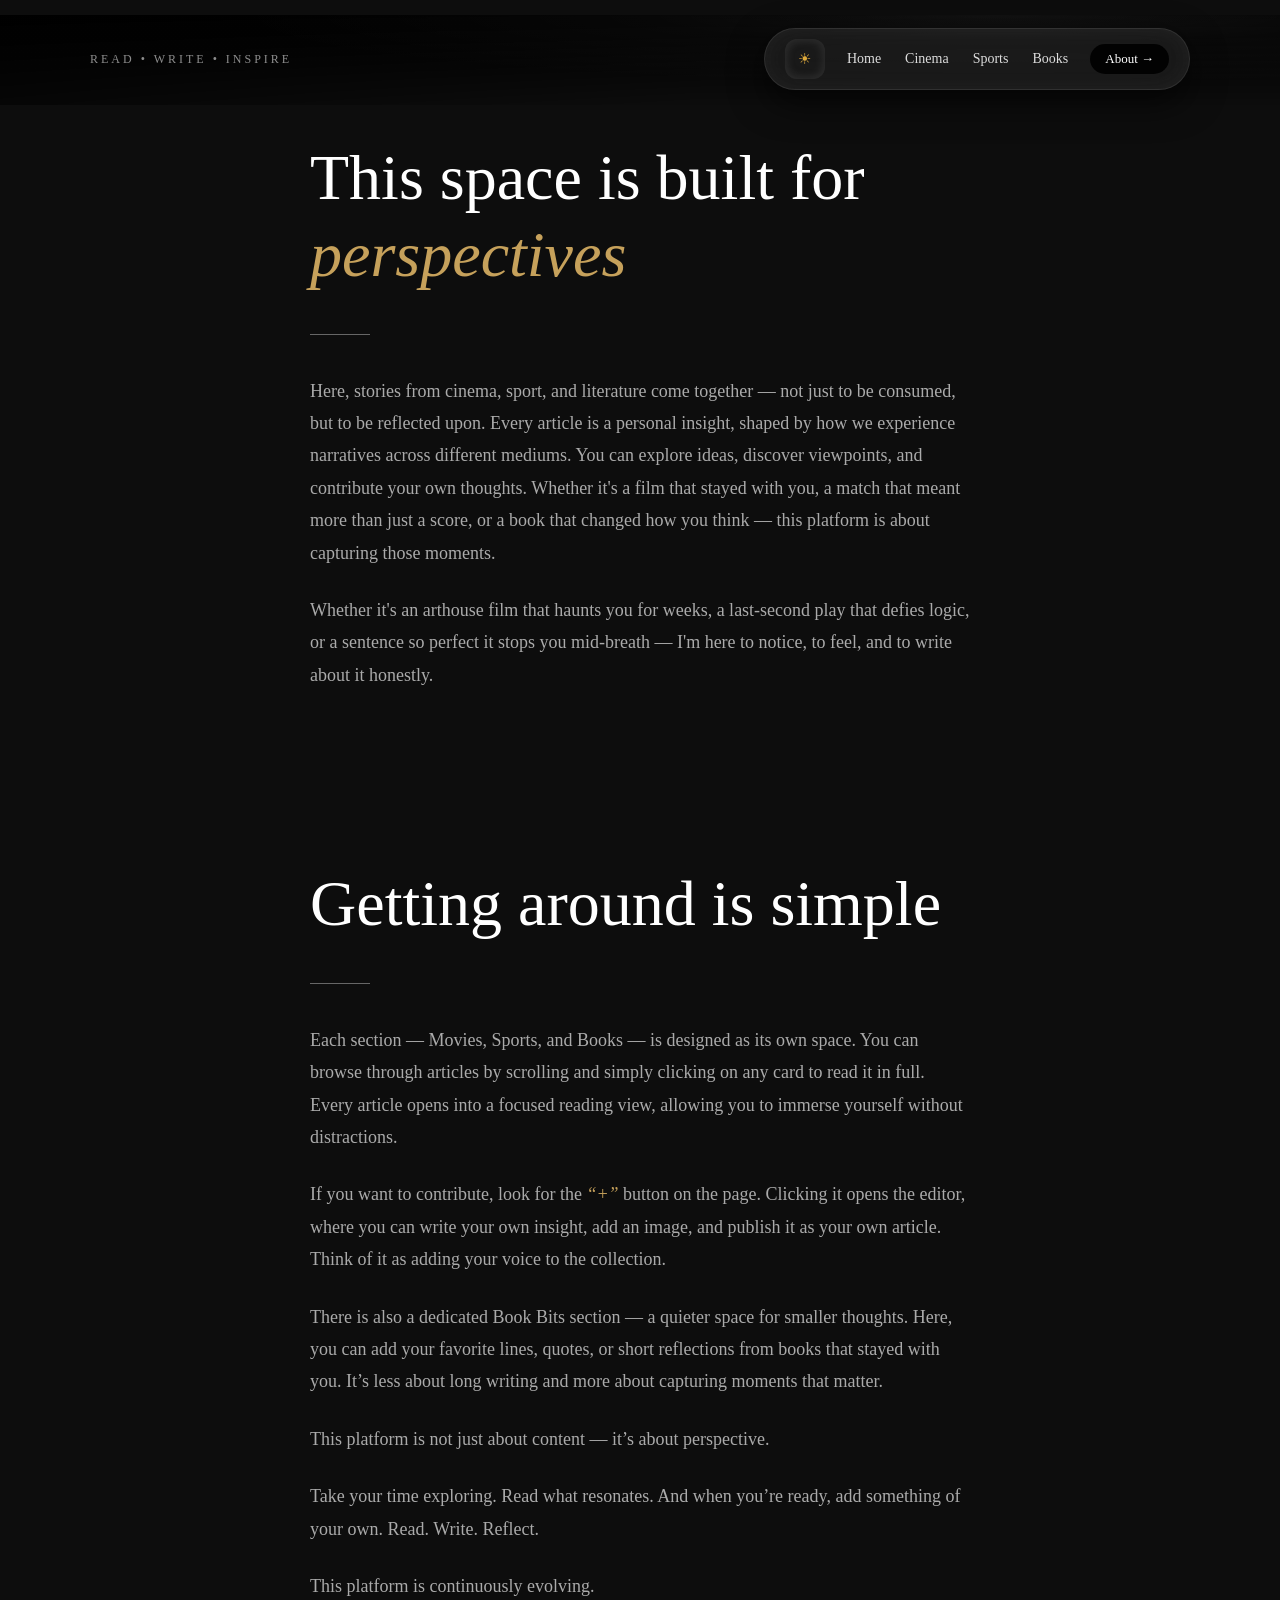
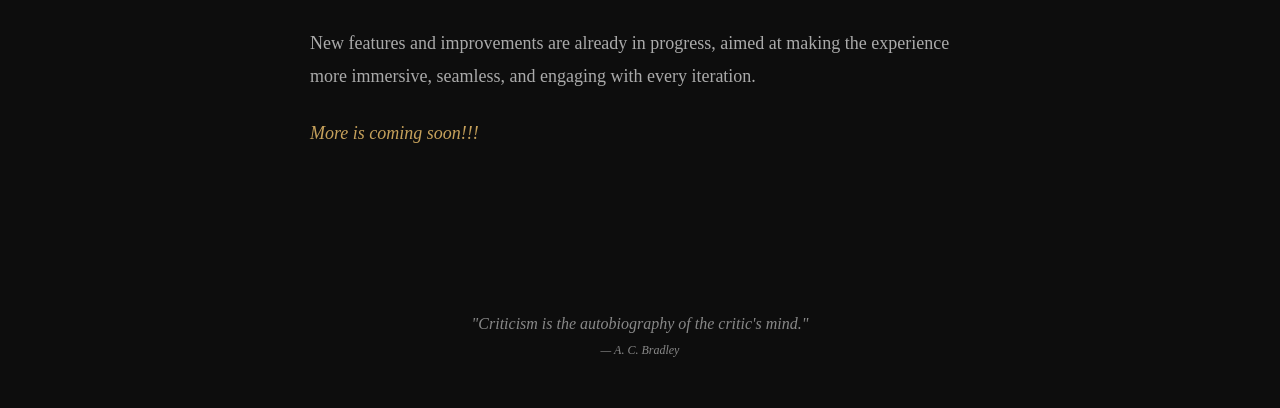
<file: critique_website/main/about.html>
<!DOCTYPE html>
<html lang="en">

<head>
  <meta charset="UTF-8">
  <meta name="viewport" content="width=device-width, initial-scale=1.0" />
  <title>About | Criterion</title>
  <link rel="stylesheet" href="about.css">
</head>

<body>

  <nav class="navbar">

    <!-- LEFT TEXT (unchanged) -->
    <div class="nav-left">
      READ • WRITE • INSPIRE
    </div>

    <!-- RIGHT PILL -->
    <div class="nav-pill">

      <div class="logo-box">☀</div>

      <div class="nav-links">
        <a href="../../index.html">Home</a>
        <a href="movies.html">Cinema</a>
        <a href="sports.html">Sports</a>
        <a href="books.html">Books</a>
      </div>

      <a href="about.html" class="cta-btn">
        About →
      </a>
    </div>

  </nav>

  <section class="about-hero">

    <h1 class="main-heading">
      This space is built for <br>
      <span>perspectives</span>
    </h1>

    <div class="line"></div>

    <div class="about-text">
      <p>
        Here, stories from cinema, sport, and literature come together — not just to be consumed, but to be reflected
        upon. Every article is a personal insight, shaped by how we experience narratives across different mediums.

        You can explore ideas, discover viewpoints, and contribute your own thoughts. Whether it's a film that stayed
        with you, a match that meant more than just a score, or a book that changed how you think — this platform is
        about capturing those moments.
      </p>
      <p>
        Whether it's an arthouse film that haunts you for weeks, a last-second play that defies logic,
        or a sentence so perfect it stops you mid-breath — I'm here to notice, to feel, and to write
        about it honestly.
      </p>
    </div>

  </section>

  <section class="about-hero" id="getting-around">

    <h1 class="main-heading">
      Getting around is simple <br>
      <span></span>
    </h1>

    <div class="line"></div>

    <div class="about-text">
      <p>
        Each section — Movies, Sports, and Books — is designed as its own space. You can browse through articles by
        scrolling and simply clicking on any card to read it in full. Every article opens into a focused reading view,
        allowing you to immerse yourself without distractions.
      </p>

      <p>
        If you want to contribute, look for the <span>“+”</span> button on the page. Clicking it opens the editor, where
        you can
        write your own insight, add an image, and publish it as your own article. Think of it as adding your voice to
        the collection.
      </p>

      <p>
        There is also a dedicated Book Bits section — a quieter space for smaller thoughts. Here, you can add your
        favorite lines, quotes, or short reflections from books that stayed with you. It’s less about long writing and
        more about capturing moments that matter.
      </p>

      <p>
        This platform is not just about content — it’s about perspective.
      </p>

      <p>Take your time exploring. Read what resonates. And when you’re ready, add something of your own. Read. Write.
        Reflect.</p>

      <p>This platform is continuously evolving.</p>

      <p>New features and improvements are already in progress, aimed at making the experience more immersive, seamless,
        and engaging with every iteration.</p>

      <p><span>More is coming soon!!!</span></p>

    </div>

  </section>


  <footer class="footer">
    <p>"Criticism is the autobiography of the critic's mind."</p>
    <span>— A. C. Bradley</span>
  </footer>


  <script src="js/script.js"></script>
</body>

</html>
</file>
<file: critique_website/main/about.css>
* {
  margin: 0;
  padding: 0;
  box-sizing: border-box;
}

body {
  font-family: 'Georgia', serif;
  background: #0d0d0d;
  color: #fff;
  overflow-x: hidden;
}

/* NAVBAR */
.navbar {
  position: fixed;
  top: 0;
  left: 0;
  width: 100%;
  padding: 28px 90px;

  display: flex;
  justify-content: space-between;
  align-items: center;

  gap: 80px; /* 👈 ADD THIS */
  
  z-index: 10;
}

/* ===== CINEMATIC TOP STRIP (KEY) ===== */
.navbar::before {
  content: "";
  position: absolute;
  top: 15px;
  left: 0;
  width: 100%;
  height: 90px;

  background:
    /* subtle top grey haze */
    linear-gradient(
      to bottom,
      rgba(4, 4, 4, 0.08) 0%,
      rgba(5, 5, 5, 0.03) 12%,
      transparent 70%
    ),

    /* right side light bloom */
    radial-gradient(
      ellipse at 78% 0%,
      rgba(255,255,255,0.07) 0%,
      rgba(255,255,255,0.025) 25%,
      transparent 55%
    ),

    /* main dark fade */
    linear-gradient(
      to bottom,
      rgba(0,0,0,0.92) 0%,
      rgba(0,0,0,0.75) 28%,
      rgba(0,0,0,0.45) 60%,
      transparent 100%
    ),

    /* left vignette */
    linear-gradient(
      to right,
      rgba(0,0,0,0.5),
      transparent 55%
    );

  z-index: -1;
}

/* ===== LEFT TEXT ===== */
.nav-left {
  margin-right: 110px;
  font-size: 12px;
  letter-spacing: 3px;
  color: rgba(255,255,255,0.55);
}

/* ===== RIGHT PILL ===== */
.nav-pill {
  display: flex;
  align-items: center;
  gap: 22px;
  
  padding: 10px 20px;
  border-radius: 50px;

  background: rgba(255,255,255,0.065);
  backdrop-filter: blur(20px);

  border: 1px solid rgba(255,255,255,0.1);

  box-shadow:
    0 12px 35px rgba(0,0,0,0.65),
    inset 0 0 25px rgba(255,255,255,0.04);
}

/* ===== ICON BOX ===== */
.logo-box {
  width: 40px;
  height: 40px;

  display: flex;
  align-items: center;
  justify-content: center;

  border-radius: 12px;

  background: linear-gradient(180deg, #e5ab38, #d8a83f);
  background-clip: text;
  -webkit-background-clip: text;
  -webkit-text-fill-color: transparent;

  font-size: 15px;

  box-shadow: inset 0 0 12px rgba(255,255,255,0.12);
}

/* ===== LINKS ===== */
.nav-links {
  display: flex;
  gap: 24px;
}

.nav-links a {
  text-decoration: none;
  font-size: 14px;
  color: rgba(255, 255, 255, 0.85);
  transition: 0.25s;
}

.nav-links a:hover {
  background: linear-gradient(180deg, #e5ab38, #d8a83f);
  background-clip: text;
  -webkit-background-clip: text;
  -webkit-text-fill-color: transparent;
}

/* ===== CTA ===== */
.cta-btn {
  padding: 7px 15px;
  border-radius: 20px;

  background: rgba(0,0,0,0.9);
  color: #fff;

  font-size: 13px;
  text-decoration: none;

  transition: 0.3s;
}

.cta-btn:hover {
  background: rgba(0,0,0,1);
}

/* HERO */
.about-hero {
  max-width: 700px;
  margin: 120px auto;
  padding: 20px 20px;
}

/* SMALL LABEL */
.section-label {
  letter-spacing: 4px;
  font-size: 12px;
  color: #777;
  margin-bottom: 30px;
}

/* MAIN HEADING */
.main-heading {
  font-size: 64px;
  line-height: 1.2;
  font-weight: 500;
}

.main-heading span {
  color: #c6a15b;
  font-style: italic;
}

/* LINE */
.line {
  width: 60px;
  height: 1px;
  background: #666;
  margin: 40px 0;
}

/* TEXT */
.about-text p {
  font-size: 18px;
  line-height: 1.8;
  color: #aaa;
  margin-bottom: 25px;
}

.about-text p span {
  color: #c6a15b;
  font-style: italic;
}

#getting-around{
  margin-top: -10px;
}

/* FOOTER */
.footer {
  text-align: center;
  margin: 50px 0;
  font-style: italic;
  color: #888;
}

.footer span {
  display: block;
  margin-top: 10px;
  font-size: 12px;
}

/* Responsiveness */

@media (max-width: 768px) {

  /* NAVBAR */

  .navbar {
    padding: 16px 20px;
    gap: 12px;
  }

  .nav-left {
    display: none;
  }

  .nav-pill {
    width: 100%;
    margin-top: 12px;
    padding: 10px 14px;
    gap: 10px;
    justify-content: space-between;
    flex-wrap: nowrap;
  }

  .nav-links {
    gap: 14px;
  }

  .nav-links a {
    font-size: 12px;
  }

  .cta-btn {
    font-size: 12px;
  }
}
</file>
